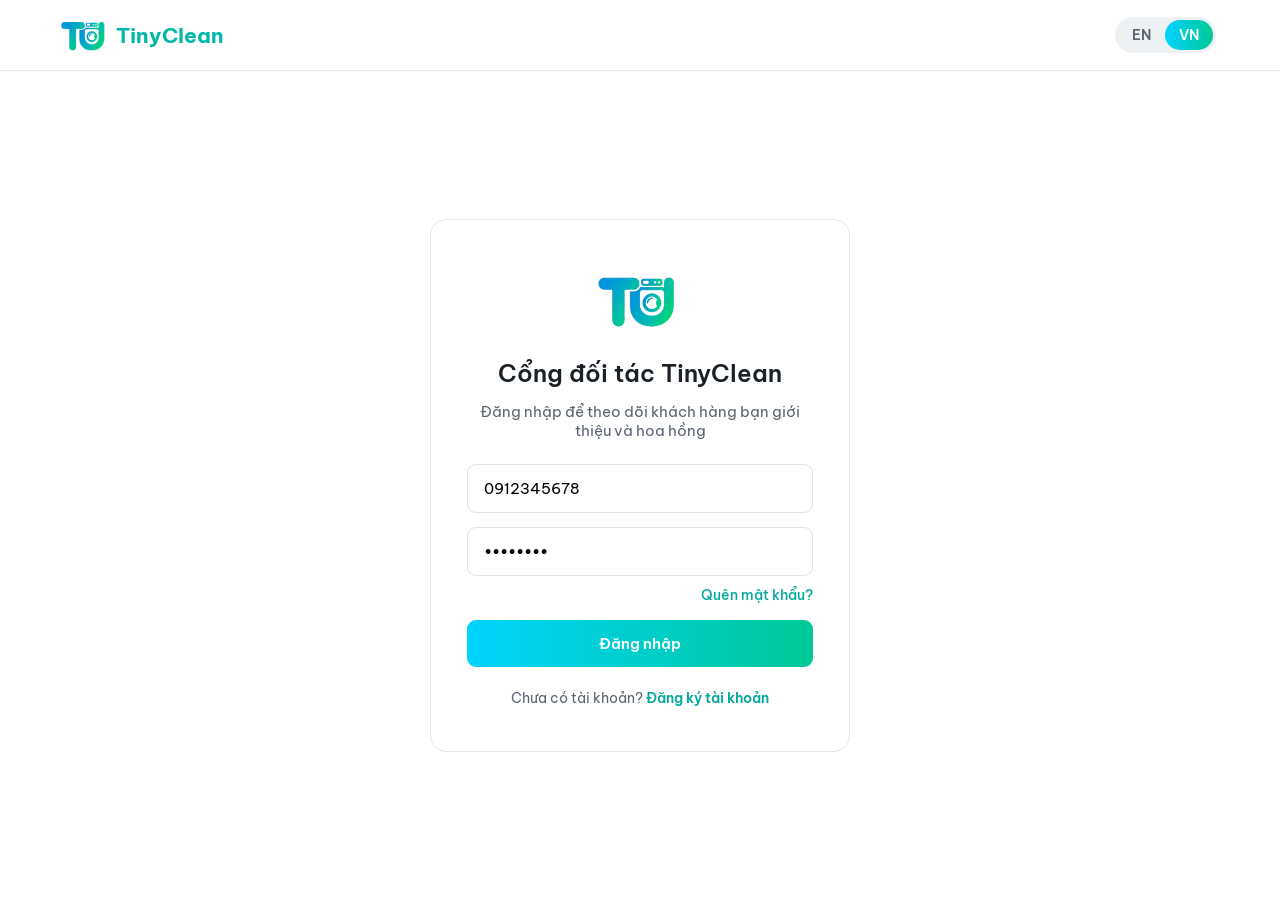
<file: partner-dashboard/index.html>
<!DOCTYPE html>
<html lang="vi">
<head>
<meta charset="utf-8">
<meta name="viewport" content="width=device-width, initial-scale=1">
<title>Cổng đối tác TinyClean</title>
<link rel="preconnect" href="https://fonts.googleapis.com">
<link href="https://fonts.googleapis.com/css2?family=Be+Vietnam+Pro:wght@400;500;600;700;800&amp;display=swap" rel="stylesheet">
<link rel="stylesheet" href="style.css">
</head>
<body>
<div id="app"></div>
<script src="app.js"></script>
</body>
</html>
</file>
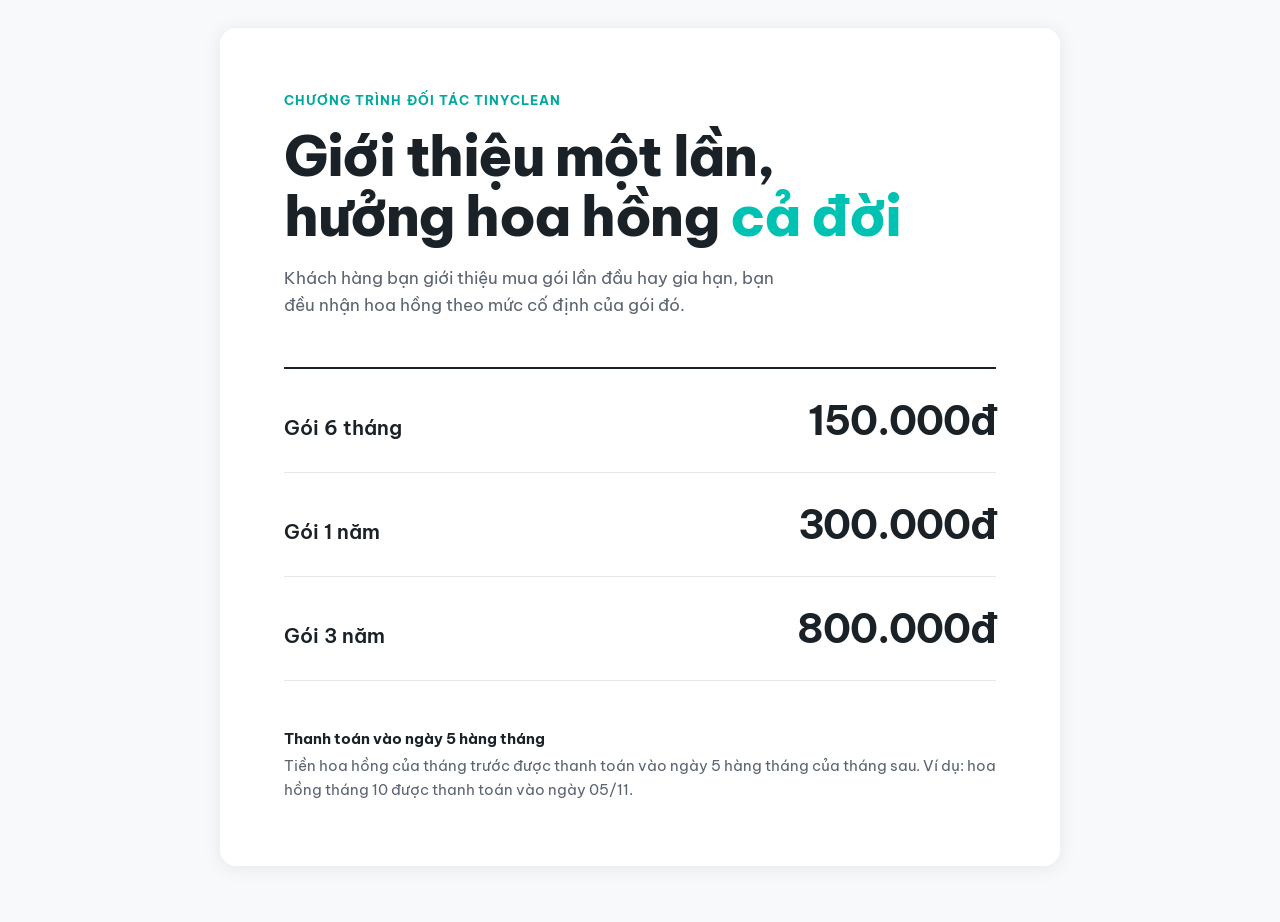
<file: partner-dashboard/commission.html>
<!DOCTYPE html>
<html lang="vi">
<head>
<meta charset="utf-8">
<meta name="viewport" content="width=device-width, initial-scale=1">
<title>Mức hoa hồng theo gói | TinyClean</title>
<link rel="preconnect" href="https://fonts.googleapis.com">
<link href="https://fonts.googleapis.com/css2?family=Be+Vietnam+Pro:wght@400;500;600;700;800&amp;display=swap" rel="stylesheet">
<style>body{margin:0;-webkit-font-smoothing:antialiased}a{color:#00877C}a:hover{color:#00695F}</style>
</head>
<body>
<div style="min-height:100vh;background:#F7F9FA;font-family:'Be Vietnam Pro',sans-serif;color:#1A2228">
  <div style="max-width:880px;margin:0 auto;padding:28px 20px 56px;box-sizing:border-box">
    <div style="background:#fff;border-radius:16px;box-shadow:0 2px 20px rgba(0,0,0,0.08);padding:clamp(28px,7vw,64px);display:flex;flex-direction:column;gap:48px">
      <div style="display:flex;flex-direction:column;gap:18px">
        <span style="font-size:13px;font-weight:700;letter-spacing:0.08em;color:#00A99D">CHƯƠNG TRÌNH ĐỐI TÁC TINYCLEAN</span>
        <h1 style="margin:0;font-size:clamp(34px,7vw,56px);line-height:1.08;font-weight:800;letter-spacing:-1.5px;max-width:700px;text-wrap:balance">Giới thiệu một lần, hưởng hoa hồng <span style="color:#00C2B2">cả đời</span></h1>
        <p style="margin:0;font-size:17px;line-height:1.6;color:#5B6470;max-width:520px">Khách hàng bạn giới thiệu mua gói lần đầu hay gia hạn, bạn đều nhận hoa hồng theo mức cố định của gói đó.</p>
      </div>
      <div style="display:flex;flex-direction:column;border-top:2px solid #1A2228">
        <div style="display:flex;justify-content:space-between;align-items:baseline;gap:12px;padding:26px 0;border-bottom:1px solid #E5E9EC"><span style="font-size:20px;font-weight:600">Gói 6 tháng</span><span style="font-size:clamp(28px,5vw,40px);font-weight:700;letter-spacing:-1px;font-variant-numeric:tabular-nums">150.000đ</span></div>
        <div style="display:flex;justify-content:space-between;align-items:baseline;gap:12px;padding:26px 0;border-bottom:1px solid #E5E9EC"><span style="font-size:20px;font-weight:600">Gói 1 năm</span><span style="font-size:clamp(28px,5vw,40px);font-weight:700;letter-spacing:-1px;font-variant-numeric:tabular-nums">300.000đ</span></div>
        <div style="display:flex;justify-content:space-between;align-items:baseline;gap:12px;padding:26px 0;border-bottom:1px solid #E5E9EC"><span style="font-size:20px;font-weight:600">Gói 3 năm</span><span style="font-size:clamp(28px,5vw,40px);font-weight:700;letter-spacing:-1px;font-variant-numeric:tabular-nums">800.000đ</span></div>
      </div>
      <div style="display:flex;flex-direction:column;gap:6px">
        <span style="font-size:15px;font-weight:700">Thanh toán vào ngày 5 hàng tháng</span>
        <span style="font-size:15px;line-height:1.6;color:#5B6470">Tiền hoa hồng của tháng trước được thanh toán vào ngày 5 hàng tháng của tháng sau. Ví dụ: hoa hồng tháng 10 được thanh toán vào ngày 05/11.</span>
      </div>
    </div>
  </div>
</div>
</body>
</html>
</file>
<file: partner-dashboard/style.css>
*{box-sizing:border-box}
body{margin:0;background:#F7F9FA;font-family:'Be Vietnam Pro',system-ui,sans-serif;color:#1A2228;-webkit-font-smoothing:antialiased}
button,input{font-family:inherit}
a{color:#00A99D;text-decoration:none}a:hover{color:#008C82;text-decoration:underline}
input::placeholder{color:#9AA3AB}
#app{min-height:100vh;display:flex;flex-direction:column}
/* hover / focus helpers (replace the prototype's style-hover / style-focus) */
.h-dim:hover{filter:brightness(.96)}
.h-white:hover{background:#F0FFFC!important}
.h-dark:hover{background:#3A444C!important}
.h-red:hover{color:#C0392B!important}
.h-link:hover{color:#008C82!important;text-decoration:underline!important}
.h-ul:hover{text-decoration:underline!important}
.h-opt:hover{background:#F2F7F7!important}
.h-call:hover{background:#E6FAF7!important;color:#00877C!important}
.h-pg:hover{border-color:#00C2B2!important}
tbody tr:hover{background:#FAFCFC}
.fc:focus{border-color:#00C2B2!important}
.fw:focus-within{border-color:#00C2B2!important}
th{padding:12px 16px;font-weight:600;font-size:12px;text-transform:uppercase;letter-spacing:.04em}
td{padding:14px 16px;color:#3A444C;font-variant-numeric:tabular-nums}
/* registration floating-label field */
.rf{position:relative}
.rf input{width:100%;border:0;border-bottom:1px solid #e5e7eb;padding:16px 0 8px;font:500 16px 'Be Vietnam Pro';color:#111827;outline:none;background:transparent}
.rf input.big{font-size:17px}
.rf input.pw{padding-right:28px}
.rf label{position:absolute;left:0;top:14px;font-size:15px;font-weight:400;color:#9ca3af;transition:all .15s ease;pointer-events:none}
.rf:focus-within input{border-bottom:2px solid #00C8CA;padding-bottom:7px}
.rf:focus-within label,.rf input:not(:placeholder-shown)+label{top:-2px;font-size:11px;font-weight:600}
.rf:not(.nols):focus-within label,.rf:not(.nols) input:not(:placeholder-shown)+label{letter-spacing:.05em}
.rf:focus-within label{color:#00A0A0}
.rf .eye{position:absolute;right:0;top:12px;border:0;background:none;padding:0;cursor:pointer;color:#9ca3af;display:flex}
.h-x:hover{background:#8A939A!important}
</file>
